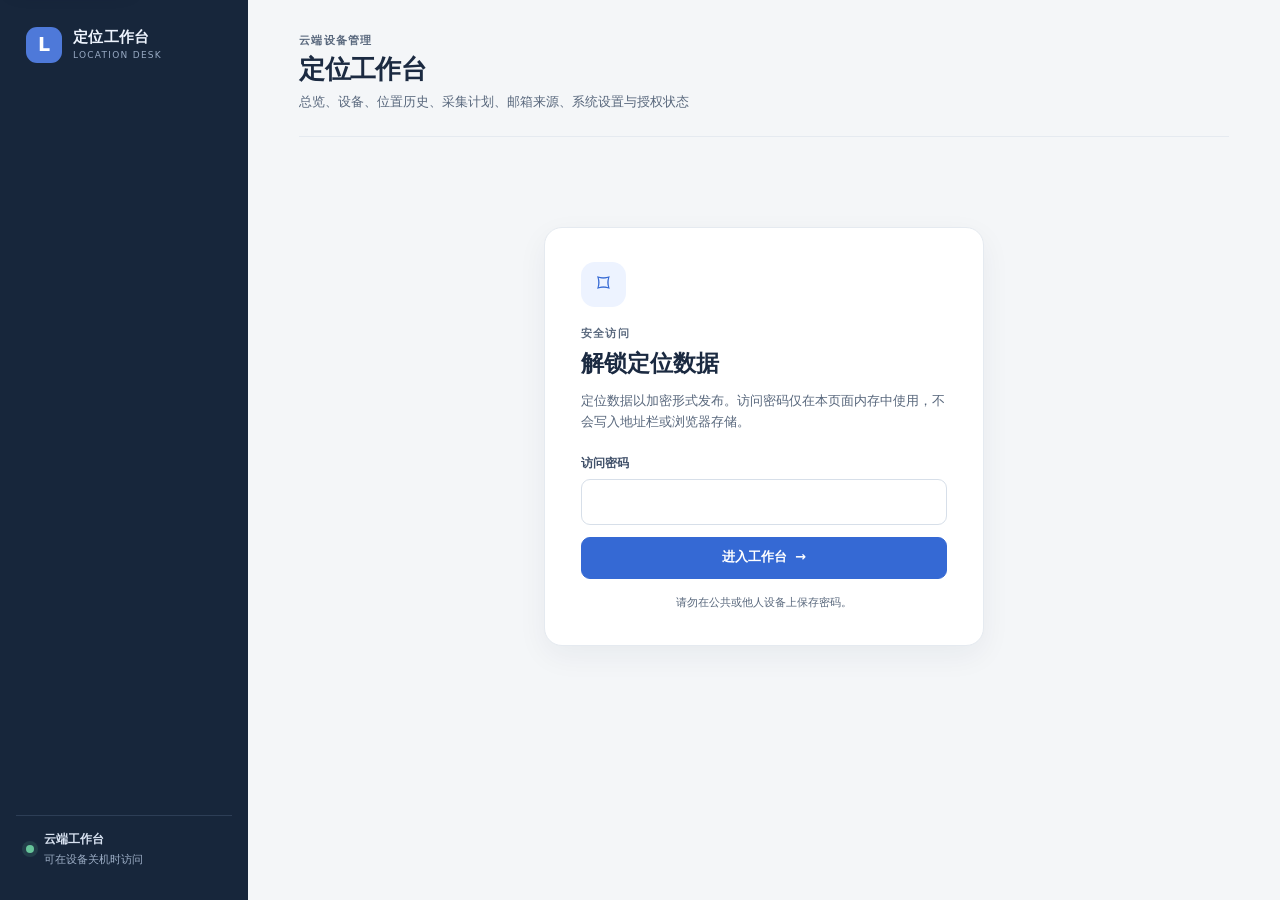
<file: site/index.html>
<!doctype html>
<html lang="zh-CN">
<head>
<meta charset="utf-8">
<meta name="viewport" content="width=device-width, initial-scale=1, viewport-fit=cover">
<meta name="referrer" content="no-referrer">
<meta name="theme-color" content="#f4f6f8">
<title>定位工作台</title>
<link rel="icon" type="image/svg+xml" href="data:image/svg+xml,%3Csvg xmlns='http://www.w3.org/2000/svg' viewBox='0 0 64 64'%3E%3Crect width='64' height='64' rx='16' fill='%233569d4'/%3E%3Cpath d='M32 10c-10 0-18 8-18 18 0 14 18 27 18 27s18-13 18-27c0-10-8-18-18-18zm0 25a7 7 0 1 1 0-14 7 7 0 0 1 0 14z' fill='white'/%3E%3C/svg%3E">
<link rel="stylesheet" href="management.css">
</head>
<body>
<a class="skip-link" href="#main-content">跳到主要内容</a>
<div class="app-shell">
  <aside id="sidebar" class="sidebar" data-locked="true" aria-label="工作台侧栏">
    <a class="brand" href="./" aria-label="定位工作台首页"><span class="brand-mark" aria-hidden="true">L</span><span><strong>定位工作台</strong><small>LOCATION DESK</small></span></a>
    <nav id="primary-navigation" class="primary-navigation" aria-label="主导航" hidden>
      <p class="nav-caption">工作区</p>
      <button type="button" class="nav-item active" data-view="overview" aria-current="page"><span class="nav-icon" aria-hidden="true">⌂</span><span>总览</span></button>
      <button type="button" class="nav-item" data-view="devices" aria-current="false"><span class="nav-icon" aria-hidden="true">▣</span><span>设备</span></button>
      <button type="button" class="nav-item" data-view="history" aria-current="false"><span class="nav-icon" aria-hidden="true">↺</span><span>位置历史</span></button>
      <button type="button" class="nav-item" data-view="plans" aria-current="false"><span class="nav-icon" aria-hidden="true">◷</span><span>采集计划</span></button>
      <button type="button" class="nav-item" data-view="mail" aria-current="false"><span class="nav-icon" aria-hidden="true">✉</span><span>邮箱来源</span></button>
      <button type="button" class="nav-item" data-view="settings" aria-current="false"><span class="nav-icon" aria-hidden="true">⚙</span><span>系统设置</span></button>
      <button type="button" class="nav-item" data-view="auth" aria-current="false"><span class="nav-icon" aria-hidden="true">⚿</span><span>授权状态</span></button>
    </nav>
    <div class="sidebar-note"><span class="cloud-dot" aria-hidden="true"></span><span><strong>云端工作台</strong><small>可在设备关机时访问</small></span></div>
  </aside>

  <main id="main-content" class="main-content" tabindex="-1">
    <header class="topbar">
      <div><p class="eyebrow">云端设备管理</p><h1>定位工作台</h1><p class="subtitle">总览、设备、位置历史、采集计划、邮箱来源、系统设置与授权状态</p></div>
      <div class="toolbar" id="tools" hidden>
        <button id="refresh" class="button button-secondary" type="button"><span aria-hidden="true">↻</span> 刷新数据</button>
        <button id="lock" class="button button-quiet" type="button">锁定</button>
      </div>
    </header>

    <form id="unlock" class="unlock-card">
      <div class="unlock-icon" aria-hidden="true">⌑</div>
      <p class="eyebrow">安全访问</p><h2>解锁定位数据</h2>
      <p>定位数据以加密形式发布。访问密码仅在本页面内存中使用，不会写入地址栏或浏览器存储。</p>
      <label for="password">访问密码</label>
      <input id="password" type="password" autocomplete="current-password" minlength="12" required>
      <button class="button button-primary" type="submit">进入工作台 <span aria-hidden="true">→</span></button>
      <small class="privacy-note">请勿在公共或他人设备上保存密码。</small>
    </form>

    <div id="status" class="status" role="status" aria-live="polite" hidden></div>

    <section id="overview" class="view-panel" data-view-panel="overview" aria-label="总览" hidden>
      <div class="section-intro"><div><p class="eyebrow">一览</p><h2>总览</h2><p>位置时间与采集时间分开展示；历史数据不会标记为实时。</p></div><p id="updated" class="updated-label"></p></div>
      <section id="summary" class="summary" aria-label="设备数据摘要" hidden></section>
      <div id="overview-sources" class="source-strip" aria-label="位置来源状态"></div>
      <div id="overview-links" class="overview-links" aria-label="功能入口">
        <button type="button" class="quick-link" data-view="devices"><b>设备</b><span>查看全部设备与采集说明</span></button>
        <button type="button" class="quick-link" data-view="history"><b>位置历史</b><span>按设备查看已保存的采样</span></button>
        <button type="button" class="quick-link" data-view="plans"><b>采集计划</b><span>时段、间隔与来源开关</span></button>
        <button type="button" class="quick-link" data-view="mail"><b>邮箱来源</b><span>只读导入与状态</span></button>
        <button type="button" class="quick-link" data-view="settings"><b>系统设置</b><span>授权、密码与运行方式</span></button>
        <button type="button" class="quick-link" data-view="auth"><b>授权状态</b><span>小米、GitHub 与邮箱授权</span></button>
        <button type="button" class="quick-link" data-view="reports"><b>月度报告</b><span>已完成月份统计与说明</span></button>
      </div>
      <div id="overview-devices" class="overview-devices" aria-label="设备状态速览"></div>
    </section>

    <section id="devices" class="view-panel" data-view-panel="devices" aria-label="设备" hidden>
      <div class="section-intro"><div><p class="eyebrow">设备</p><h2>设备</h2><p>展开“查看设备详情与采集说明”，可看到最近查询时间、实际位置采样时间、来源状态与错误。</p></div></div>
      <details class="schedule-details"><summary>查看全局采集规则</summary><p id="schedule-summary" class="schedule-summary" hidden></p></details>
      <section id="device-section" hidden><section id="cards" class="cards"></section></section>
    </section>

    <section id="history" class="view-panel" data-view-panel="history" aria-label="位置历史" hidden>
      <div class="section-intro"><div><p class="eyebrow">位置历史</p><h2>位置历史</h2><p>展示已保存的真实采样；样本不代表连续轨迹，也不等于设备一直在线。</p></div></div>
      <div id="history-content" class="history-content"></div>
    </section>

    <section id="mail" class="view-panel" data-view-panel="mail" aria-label="邮箱来源" hidden>
      <div class="section-intro"><div><p class="eyebrow">邮箱来源</p><h2>邮箱来源</h2><p>只读取已经收到的定位附件，不主动命令设备定位。需要 XM_MAIL_CONFIG 与来源开关。</p></div></div>
      <div id="mail-content" class="mail-content"></div>
    </section>

    <section id="auth" class="view-panel" data-view-panel="auth" aria-label="授权状态" hidden>
      <div class="section-intro"><div><p class="eyebrow">授权状态</p><h2>授权状态</h2><p>小米会话、GitHub 计划发布授权与邮箱导入授权分别管理，不能相互替代。</p></div></div>
      <div id="auth-content" class="auth-content"></div>
    </section>

    <section id="management" hidden aria-label="计划、报告和系统设置"></section>

    <dialog id="editor" class="plan-dialog" aria-labelledby="editor-title"><h2 id="editor-title">计划 JSON</h2><p>此文件仅用于导出备份，不会直接保存到仓库。通过“采集计划”中的加密提交操作发布更改；云端确认后才会生效。</p><textarea id="plantext" aria-label="设备计划 JSON" spellcheck="false"></textarea><p id="planerror" class="warn-text" role="status"></p><div class="dialog-actions"><button class="button button-primary" id="download" type="button">下载 JSON</button><button class="button button-secondary" id="close" type="button">关闭</button></div></dialog>
  </main>
</div>
<script type="module" src="app.js"></script>
</body>
</html>
</file>
<file: site/management.css>
:root{font:15px/1.55 Inter,"Segoe UI",system-ui,-apple-system,"Noto Sans SC",sans-serif;color:#202b3b;background:#f4f6f8;color-scheme:light;--ink:#202b3b;--muted:#58677c;--line:#e5eaf0;--blue:#3569d4;--blue-dark:#2859bd;--blue-soft:#edf3ff;--surface:#fff;--canvas:#f4f6f8;--green:#2b8a63;--amber:#a66a12;--shadow:0 10px 30px rgba(22,42,75,.055)}*{box-sizing:border-box}body{margin:0;min-width:320px;min-height:100vh}button,input,select,textarea{font:inherit}button{cursor:pointer}button:focus-visible,input:focus-visible,select:focus-visible,textarea:focus-visible,a:focus-visible{outline:3px solid #90b4ff;outline-offset:2px}.app-shell{min-height:100vh;display:grid;grid-template-columns:248px minmax(0,1fr)}.sidebar{position:sticky;top:0;height:100vh;display:flex;flex-direction:column;padding:26px 16px 18px;background:#17263b;color:#edf3fd}.brand{display:flex;align-items:center;gap:11px;padding:0 10px 29px;color:inherit;text-decoration:none}.brand-mark{width:36px;height:36px;border-radius:11px;display:grid;place-items:center;background:#4e79d9;color:#fff;font-weight:800;font-size:19px}.brand strong,.brand small,.sidebar-note strong,.sidebar-note small{display:block}.brand strong{font-size:15px;letter-spacing:.02em}.brand small{font-size:9px;letter-spacing:.14em;color:#98aac4}.nav-caption{margin:3px 10px 10px;color:#91a3bd;font-size:11px;font-weight:700;letter-spacing:.1em;text-transform:uppercase}.primary-navigation{display:grid;gap:5px}.nav-item{width:100%;min-height:46px;border:0;border-radius:10px;padding:9px 11px;display:flex;align-items:center;gap:12px;text-align:left;color:#c6d2e3;background:transparent;font-size:14px;font-weight:600}.nav-item:hover{background:#233650;color:#fff}.nav-item.active{background:#2d4667;color:#fff;box-shadow:inset 3px 0 #82a8ff}.nav-icon{width:21px;text-align:center;font-size:19px;line-height:1}.sidebar-note{display:flex;align-items:center;gap:10px;margin-top:auto;padding:14px 10px;border-top:1px solid #2d3e56;color:#d8e2f1;font-size:12px}.sidebar-note small{margin-top:2px;color:#9eafc7;font-size:11px}.cloud-dot{width:8px;height:8px;border-radius:50%;background:#66c49a;box-shadow:0 0 0 4px rgba(102,196,154,.14)}.main-content{min-width:0;max-width:1600px;width:100%;margin:0 auto;padding:32px clamp(24px,4vw,62px) 56px}.topbar{display:flex;align-items:center;justify-content:space-between;gap:20px;padding-bottom:24px;border-bottom:1px solid var(--line)}.eyebrow{margin:0 0 4px;color:#58677c;font-size:11px;font-weight:750;letter-spacing:.11em;text-transform:uppercase}.topbar h1{margin:0;color:#1b2a41;font-size:26px;line-height:1.25;letter-spacing:-.025em}.subtitle{margin:6px 0 0;color:var(--muted);font-size:13px}.toolbar{display:flex;align-items:center;gap:8px;flex-wrap:wrap}.button{min-height:42px;border:1px solid #dce3ec;border-radius:9px;padding:9px 14px;color:#344258;background:#fff;font-size:13px;font-weight:650;transition:background .15s,border-color .15s,transform .15s}.button:hover{border-color:#bac9de;background:#f7f9fc}.button:active{transform:translateY(1px)}.button-primary{border-color:var(--blue);color:#fff;background:var(--blue)}.button-primary:hover{border-color:var(--blue-dark);color:#fff;background:var(--blue-dark)}.button-secondary{background:#fff}.button-quiet{border-color:transparent;background:transparent;color:#68768a}.button-quiet:hover{background:#eaf0f7}.unlock-card{width:min(100%,440px);margin:clamp(48px,10vh,112px) auto;padding:34px 36px;border:1px solid var(--line);border-radius:18px;background:var(--surface);box-shadow:var(--shadow)}.unlock-icon{width:45px;height:45px;margin-bottom:18px;display:grid;place-items:center;border-radius:14px;background:var(--blue-soft);color:var(--blue);font-size:25px}.unlock-card h2{margin:0;color:#1b2a41;font-size:23px}.unlock-card>p:not(.eyebrow){margin:10px 0 22px;color:var(--muted);font-size:13px}.unlock-card label{display:block;margin:0 0 7px;color:#405069;font-size:12px;font-weight:700}.unlock-card input,.management input,.management select{width:100%;min-height:44px;border:1px solid #d7dfe9;border-radius:9px;padding:10px 12px;color:#26354b;background:#fff}.unlock-card input{margin-bottom:12px}.unlock-card>.button{width:100%;justify-content:center;display:flex;align-items:center;gap:8px}.privacy-note{display:block;margin-top:15px;text-align:center;color:#58677c;font-size:11px}.status{margin:20px 0;padding:13px 16px;border:1px solid #d5e4fb;border-left:4px solid #6b96e5;border-radius:10px;background:#f0f5ff;color:#385579;font-size:13px}.status.warn{border-color:#f0d9ad;border-left-color:#d49a3b;background:#fff8eb;color:#825914}.view-panel{min-width:0}.section-intro{display:flex;align-items:flex-end;justify-content:space-between;gap:20px;margin:29px 0 19px}.section-intro h2{margin:0;color:#1d2c43;font-size:23px;line-height:1.3}.section-intro>div>p:last-child{margin:6px 0 0;color:var(--muted);font-size:13px}.updated-label{margin:0;color:#58677c;font-size:12px;text-align:right}.summary{display:grid;grid-template-columns:repeat(4,minmax(0,1fr));gap:14px;margin:0 0 19px}.metric{min-width:0;padding:17px 18px;border:1px solid var(--line);border-radius:13px;background:var(--surface);box-shadow:0 3px 12px rgba(22,42,75,.025)}.metric strong{display:block;color:#1f3354;font-size:27px;line-height:1.25;font-weight:720}.metric span{display:block;margin-top:5px;color:#58677c;font-size:12px}.overview-surface,.management-page{padding:22px;border:1px solid var(--line);border-radius:15px;background:var(--surface);box-shadow:0 3px 12px rgba(22,42,75,.025)}.section-head{display:flex;align-items:center;justify-content:space-between;gap:15px;margin:0 0 16px}.section-head h3{margin:0;color:#263750;font-size:17px}.section-head p{margin:4px 0 0;color:var(--muted);font-size:12px}.schedule-summary{margin:0 0 15px;padding:10px 12px;border-radius:8px;background:#f4f7fb;color:#607089;font-size:12px}.cards{display:grid;grid-template-columns:repeat(2,minmax(0,1fr));gap:13px}.device{min-width:0;padding:17px;border:1px solid #e5eaf0;border-radius:12px;background:#fff}.device.ok{border-top:3px solid #53a983}.device.warn{border-top:3px solid #d79b41}.device h3{overflow-wrap:anywhere;margin:0 0 7px;color:#243650;font-size:16px}.tag{display:inline-flex;align-items:center;min-height:23px;padding:2px 9px;border:1px solid #dbe4ee;border-radius:999px;background:#f7f9fc;color:#60718a;font-size:11px}.facts{display:grid;grid-template-columns:repeat(2,minmax(0,1fr));gap:8px;margin-top:13px}.fact{min-width:0;padding:9px 10px;border-radius:8px;background:#f6f8fb}.fact label,.fact span{display:block;margin-bottom:3px;color:#58677c;font-size:10px}.fact b{display:block;overflow-wrap:anywhere;color:#34445c;font-size:12px;font-weight:600}.device-foot{display:flex;align-items:center;justify-content:space-between;gap:10px;margin-top:12px;font-size:12px}.device-foot a{color:#3264c6;font-weight:650;text-decoration:none}.device-foot a:hover{text-decoration:underline}.device-note,.plan-summary{margin:9px 0 0;font-size:11px}.muted{color:#58677c}.warn-text{color:#94600f}.empty{padding:22px;border:1px dashed #d5dfeb;border-radius:10px;color:#58677c;text-align:center}.management{display:grid;gap:16px}.management[hidden]{display:none}.management-page{min-width:0}.management-page>h2{margin:0 0 17px;color:#22344f;font-size:20px}.management-plans .management-form{max-width:none;margin:0;padding:0;border:0;background:transparent}.management .management-form p{margin:12px 0;line-height:1.65}.management-grid{display:grid;grid-template-columns:repeat(3,minmax(0,1fr));gap:13px 16px;align-items:end}.management .management-field{display:flex;min-width:0;flex-direction:column;gap:7px;margin:0;font-size:12px;font-weight:650;color:#48576e}.management .management-field:has(input[type=checkbox]){min-height:44px;flex-direction:row-reverse;align-items:center;justify-content:flex-end;gap:10px}.management input,.management select{color-scheme:light}.management input[type=checkbox]{width:18px;min-height:18px;height:18px;accent-color:var(--blue)}.management input:disabled{opacity:.5}.management input[type=time],.management input[type=number]{min-width:0}.management .management-actions{display:flex;flex-wrap:wrap;gap:8px;margin:14px 0}.management button{min-height:42px;border:1px solid #dce3ec;border-radius:9px;padding:9px 13px;color:#344258;background:#fff;font-size:12px;font-weight:650}.management button:hover{background:#f4f7fb}.management button.primary{border-color:var(--blue);color:#fff;background:var(--blue)}.management button:disabled{opacity:.55;cursor:wait}.management-status{margin:13px 0 0;color:#516581;font-size:12px;overflow-wrap:anywhere}.management .management-reports>h2,.management .management-mail>h2{margin:0 0 14px;color:#22344f;font-size:20px}.management-report{margin:10px 0;padding:14px;border:1px solid #e7ecf2;border-radius:10px;background:#fbfcfe}.management-report>summary{cursor:pointer;color:#30435e;font-weight:650}.management-report>.tag{margin-top:8px}.management-report>p{margin:11px 0;font-size:12px}.management-markdown{max-height:560px;overflow:auto;margin:12px 0;padding:15px;border:1px solid #e4eaf2;border-radius:9px;background:#f7f9fc;color:#33445d;white-space:pre-wrap;overflow-wrap:anywhere;line-height:1.7;font:13px/1.7 ui-monospace,SFMono-Regular,Consolas,monospace}.management-mail>p{margin:8px 0 15px;color:var(--muted);font-size:12px}.management-mail .fact{display:flex;align-items:center;justify-content:space-between;gap:10px}.management-mail .fact span{margin:0}.settings-card{margin-bottom:18px;padding:17px;border:1px solid #e7ecf2;border-radius:11px;background:#fbfcfe}.settings-card h3{margin:0;color:#31435d;font-size:15px}.settings-card>p{margin:7px 0 12px;color:var(--muted);font-size:12px;line-height:1.6}.settings-card .management-field{margin-top:11px}.settings-card .management-field:has(input[type=checkbox]){flex-direction:row;justify-content:flex-start}.plan-dialog{width:min(680px,calc(100% - 24px));max-height:min(88vh,900px);overflow:auto;border:1px solid var(--line);border-radius:16px;padding:24px;background:#fff;color:var(--ink);box-shadow:0 24px 80px rgba(20,38,65,.22)}.plan-dialog::backdrop{background:rgba(18,30,48,.42);backdrop-filter:blur(3px)}.plan-dialog h2{margin:0;color:#21324b;font-size:20px}.plan-dialog>p{margin:9px 0 14px;color:var(--muted);font-size:13px}.plan-dialog textarea{width:100%;min-height:240px;resize:vertical;border:1px solid #dce3ec;border-radius:9px;padding:12px;color:#33445d;background:#f8fafc;font:12px/1.55 ui-monospace,Consolas,monospace}.dialog-actions{display:flex;flex-wrap:wrap;gap:8px;margin-top:12px}[hidden]{display:none!important}
@media(max-width:1100px){.app-shell{grid-template-columns:210px minmax(0,1fr)}.main-content{padding:27px 25px 46px}.summary{grid-template-columns:repeat(2,minmax(0,1fr))}.management-grid{grid-template-columns:repeat(2,minmax(0,1fr))}}
@media(max-width:760px){.app-shell{display:block}.sidebar{position:fixed;z-index:20;inset:auto 0 0;width:100%;height:auto;padding:7px 8px calc(7px + env(safe-area-inset-bottom));border-top:1px solid #304158}.brand,.nav-caption,.sidebar-note{display:none}.primary-navigation{display:grid;grid-template-columns:repeat(4,minmax(0,1fr));gap:3px}.nav-item{min-height:54px;flex-direction:column;justify-content:center;gap:1px;padding:5px 2px;border-radius:9px;font-size:10px}.nav-item.active{box-shadow:inset 0 2px #82a8ff}.nav-icon{height:22px;font-size:20px}.main-content{padding:21px 17px calc(91px + env(safe-area-inset-bottom))}.topbar{align-items:flex-start;padding-bottom:18px}.topbar h1{font-size:22px}.subtitle{max-width:38ch;font-size:12px}.toolbar{justify-content:flex-end;gap:5px}.toolbar .button{min-height:38px;padding:7px 9px;font-size:11px}.toolbar #plans{display:none}.section-intro{align-items:flex-start;flex-direction:column;gap:7px;margin:23px 0 15px}.section-intro h2{font-size:21px}.updated-label{text-align:left}.overview-surface,.management-page{padding:16px;border-radius:12px}.cards{grid-template-columns:repeat(2,minmax(0,1fr))}.facts{grid-template-columns:1fr}.management-grid{grid-template-columns:repeat(2,minmax(0,1fr))}.management .management-actions button{flex:1 1 160px}.unlock-card{margin:50px auto 30px;padding:27px 22px}}
@media(max-width:520px){.main-content{padding:17px 13px calc(88px + env(safe-area-inset-bottom))}.topbar{gap:9px}.topbar h1{font-size:20px}.topbar .eyebrow{font-size:9px}.toolbar{gap:4px}.toolbar .button{min-height:36px;padding:6px 7px;font-size:10px}.toolbar #refresh{gap:4px}.toolbar #refresh span{font-size:15px}.toolbar #lock{padding-inline:8px}.summary{gap:8px}.metric{padding:13px}.metric strong{font-size:23px}.metric span{font-size:11px}.cards{grid-template-columns:1fr}.facts{grid-template-columns:repeat(2,minmax(0,1fr))}.device{padding:15px}.management-grid{grid-template-columns:1fr}.management .management-actions{display:grid;grid-template-columns:1fr}.management .management-actions button{width:100%}.section-head{align-items:flex-start}.unlock-card{margin:36px auto 20px;padding:24px 19px}.unlock-card h2{font-size:21px}.plan-dialog{padding:19px}.dialog-actions{display:grid;grid-template-columns:1fr 1fr}.dialog-actions .button{min-width:0}}
@media(prefers-reduced-motion:reduce){*,*::before,*::after{scroll-behavior:auto!important;transition:none!important}}

/* Readability and keyboard access refinements */
.skip-link{position:fixed;z-index:50;top:12px;left:12px;transform:translateY(-160%);padding:10px 14px;border-radius:8px;background:#17263b;color:#fff;font-weight:700;text-decoration:none;box-shadow:0 5px 18px rgba(15,30,50,.22)}
.skip-link:focus{transform:translateY(0)}
button:focus-visible,input:focus-visible,select:focus-visible,textarea:focus-visible,a:focus-visible{outline:3px solid #1d4ed8;outline-offset:3px}
@media(max-width:760px){.sidebar[data-locked="true"]{display:none}.nav-item{font-size:12px}.toolbar .button{font-size:12px}}

/* Keep overview scan-friendly; detailed rules are available on demand. */
.schedule-details{margin:0 0 18px;padding:11px 14px;border:1px solid var(--line);border-radius:9px;background:#f8fafc;color:var(--muted);font-size:13px}
.schedule-details>summary{cursor:pointer;font-weight:600;color:#3c506d}
.schedule-details .schedule-summary{margin:12px 0 0;border:0;padding:0;background:transparent;line-height:1.8}
.facts .fact-wide{grid-column:1/-1}
.report-filters{display:grid;grid-template-columns:repeat(3,minmax(0,1fr));gap:12px;margin:18px 0}
.report-month-group{margin-top:24px}
.report-month-group>h3{margin:0 0 12px;padding-bottom:9px;border-bottom:1px solid var(--line);font-size:16px;color:#31435d}
.plan-rule-summary{margin:14px 0;padding:14px;border:1px solid #dce6f4;border-radius:9px;background:#f5f8fd;color:#415775;overflow-wrap:anywhere;line-height:1.8;font-size:13px}
@media(max-width:520px){.report-filters{grid-template-columns:1fr;gap:10px}}

.device-plan-details{margin:14px 0;color:#52637a;font-size:12px}.device-plan-details>summary{cursor:pointer;font-weight:600}.device-plan-details .plan-summary{margin:10px 0 0;line-height:1.8}

/* Detail disclosure and account connection surfaces. */
.device-inspector{margin-top:18px;border-top:1px solid var(--line);padding-top:12px}.device-inspector>summary{cursor:pointer;color:var(--blue-dark);font-weight:650;min-height:44px;padding:10px 0}.device-inspector>summary:focus-visible,details>summary:focus-visible{outline:3px solid #90b4ff;outline-offset:3px;border-radius:5px}.inspector-body{padding:12px 0 0}.detail-facts{display:grid;grid-template-columns:1fr 1fr;gap:14px}.detail-facts .fact{min-width:0}.detail-facts b{overflow-wrap:anywhere;white-space:normal}.inspector-body>p{font-size:12px;line-height:1.8}.settings-group,.connection-card,.settings-card{min-width:0}.settings-guide{border:1px solid var(--line);border-radius:12px;padding:0 16px;margin:14px 0;background:#fbfcfe}.settings-guide>summary{padding:14px 0;cursor:pointer;font-weight:650;min-height:44px}.settings-guide ol{padding-left:22px}.settings-guide li{padding:5px 0;line-height:1.8}.settings-guide p,.settings-guide a,.connection-card p{overflow-wrap:anywhere}.settings-grid{display:grid;grid-template-columns:repeat(2,minmax(0,1fr));gap:16px}.settings-grid>*{min-width:0}.settings-kv{display:grid;grid-template-columns:minmax(100px,1fr) 2fr;gap:10px;padding:10px 0;border-bottom:1px solid var(--line)}.settings-kv>*{margin:0;overflow-wrap:anywhere}@media(max-width:760px){.settings-grid,.detail-facts{grid-template-columns:1fr}.device-inspector{margin-top:12px}}

.connection-shortcut{display:block;margin-top:12px}.device-inspector[open]{border-top-color:#bfd0ee}

.settings-links{display:flex;flex-wrap:wrap;gap:8px;margin:14px 0}.settings-links a{display:inline-flex;align-items:center;min-height:44px;padding:9px 12px;border:1px solid #d6e2f4;border-radius:9px;background:#f1f6ff;color:#2859bd;font-size:13px;text-underline-offset:3px}.settings-connection-title{font-size:17px!important}.settings-connection-status{padding:12px;background:#fff8eb;color:#825914;border-radius:9px;border:1px solid #f0d9ad}.settings-account-note,.settings-capability-note{padding:12px 14px;background:#f4f6f8;border-radius:9px;font-size:13px}.settings-intro{max-width:70ch;color:var(--muted)}.settings-connections>*,.settings-grid>.settings-connection{margin:0}.settings-connection{align-self:start}.settings-guide[open]{padding-bottom:8px}.settings-guide li+li{border-top:1px solid #e8edf5}.settings-guide code{overflow-wrap:anywhere}@media(max-width:1024px){.settings-grid{grid-template-columns:1fr}}
.settings-guide li{overflow-wrap:anywhere;word-break:normal}.settings-guide summary{overflow-wrap:anywhere}

/* Independent collection sources remain readable on phones and tablets. */
.collection-sources{min-width:0;margin:0 0 22px;padding:16px;border:1px solid var(--line);border-radius:12px;display:grid;grid-template-columns:repeat(2,minmax(0,1fr));gap:14px}.collection-sources>legend{padding:0 6px;font-weight:700}.collection-sources>p{grid-column:1/-1;margin:0;line-height:1.8}.collection-source{min-width:0;padding:14px;border:1px solid var(--line);border-radius:10px;background:#f8fafc;overflow-wrap:anywhere}.collection-source .management-field{display:flex;flex-direction:row-reverse;justify-content:flex-end;align-items:center;gap:12px;min-height:44px;font-weight:700}.collection-source input[type=checkbox]{flex:0 0 22px;width:22px;height:22px;margin:0;accent-color:var(--blue-dark)}.collection-source p{line-height:1.8;margin:10px 0 0}.collection-source-status{font-size:13px;color:#415775}@media(max-width:760px){.collection-sources{grid-template-columns:1fr;padding:12px}.collection-source{padding:12px}}


/* 七分区的补充样式：来源状态、快捷入口、速览、历史与授权 */
.source-strip{display:flex;flex-wrap:wrap;gap:8px;margin:12px 0}
.status-chip{display:inline-flex;align-items:center;gap:6px;border:1px solid #d7e0ea;border-radius:999px;padding:4px 12px;font-size:13px;background:#f7f9fc;color:#33465c}
.status-chip.warn{border-color:#f0b26b;background:#fff7ea;color:#8a5200}
.overview-links{display:grid;grid-template-columns:repeat(auto-fill,minmax(190px,1fr));gap:10px;margin:10px 0 4px}
.quick-link{text-align:left;border:1px solid #d7e0ea;border-radius:12px;padding:12px 14px;background:#fff;cursor:pointer;display:flex;flex-direction:column;gap:3px}
.quick-link:hover{border-color:#8fb0e8;background:#f5f9ff}
.quick-link b{font-size:15px;color:#20344c}
.quick-link span{font-size:12px;color:#5c7089}
.overview-devices{display:grid;grid-template-columns:repeat(auto-fill,minmax(240px,1fr));gap:10px;margin-top:10px}
.mini-device{border:1px solid #dde5ef;border-radius:12px;padding:12px;background:#fff}
.mini-device.warn{border-color:#f0b26b;background:#fffaf2}
.mini-head{display:flex;align-items:center;justify-content:space-between;gap:8px}
.mini-head b{font-size:14px;color:#1d3048;overflow:hidden;text-overflow:ellipsis;white-space:nowrap}
.mini-device p{margin:4px 0 0;font-size:13px;color:#3f5470}
.history-content{display:flex;flex-direction:column;gap:14px}
.history-block{border:1px solid #dde5ef;border-radius:12px;padding:14px;background:#fff}
.history-block h3{margin:0 0 8px;font-size:15px}
.history-list{display:flex;flex-direction:column;gap:6px;margin-top:8px}
.history-row{display:grid;grid-template-columns:minmax(150px,1.2fr) minmax(130px,1fr) 90px 60px;gap:8px;align-items:center;font-size:13px;padding:6px 0;border-bottom:1px dashed #eef2f7}
.history-row:last-child{border-bottom:0}
.history-row a{color:#2563c9;text-decoration:none}
.auth-content{display:flex;flex-direction:column;gap:14px}
.auth-card{border:1px solid #dde5ef;border-radius:12px;padding:16px;background:#fff}
.auth-card h3{margin:0 0 8px;font-size:15px}
.auth-card p{margin:6px 0;font-size:13px;color:#3f5470;line-height:1.7}
.auth-device-list{margin:10px 0 0;padding-left:18px;font-size:13px;color:#3f5470}
.auth-device-list li{margin:4px 0}
@media (max-width:720px){
 .overview-links{grid-template-columns:1fr 1fr}
 .history-row{grid-template-columns:1fr 1fr;row-gap:2px}
 .history-row span:nth-child(3),.history-row span:nth-child(4),.history-row a{grid-column:span 1}
}
@media (max-width:420px){
 .overview-links{grid-template-columns:1fr}
 .source-strip{gap:6px}
 .status-chip{font-size:12px;padding:3px 9px}
}

/* Keep authorization diagnostics and links inside narrow phone cards. */
.auth-card{min-width:0;overflow-wrap:anywhere}.settings-links a{min-width:0;overflow-wrap:anywhere}
</file>
